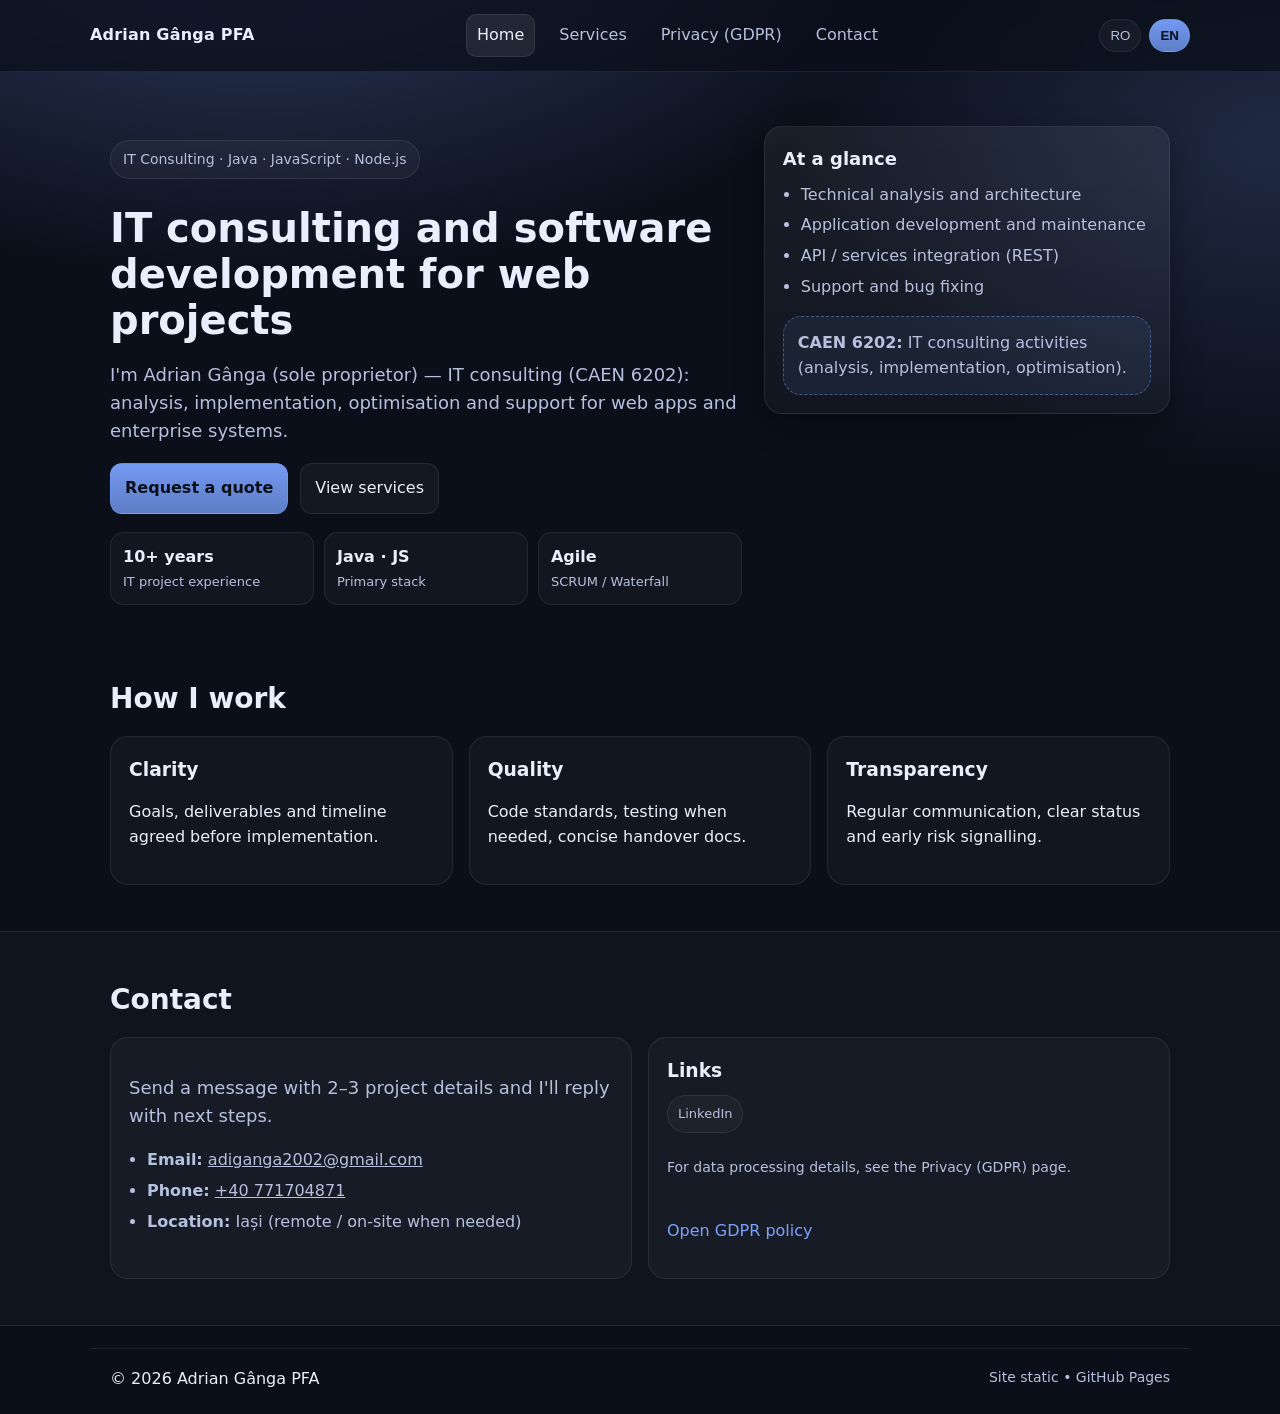
<file: index.html>
<!doctype html>
<html lang="ro">
<head>
  <meta charset="utf-8" />
  <meta name="viewport" content="width=device-width, initial-scale=1" />
  <title>Adrian Gânga PFA — Consultanță IT</title>
  <meta name="description" content="Adrian Gânga PFA — consultanță IT (CAEN 6202): analiză, optimizare și suport." />
  <link rel="stylesheet" href="styles.css" />
</head>
<body>
  <header class="header">
    <div class="container nav">
      <a class="brand" href="index.html" aria-label="Acasă">Adrian Gânga PFA</a>

      <nav class="links" aria-label="Navigare">
        <a href="index.html" class="active" data-i18n="nav_home">Acasă</a>
        <a href="services.html" data-i18n="nav_services">Servicii</a>
        <a href="privacy.html" data-i18n="nav_privacy">Confidențialitate (GDPR)</a>
        <a href="#contact" data-i18n="nav_contact">Contact</a>
      </nav>

      <div class="lang-switch" aria-label="Language switch">
        <button class="chip" type="button" data-lang="ro" aria-pressed="true">RO</button>
        <button class="chip" type="button" data-lang="en" aria-pressed="false">EN</button>
      </div>
    </div>
  </header>

  <main id="top">
    <section class="hero">
      <div class="container hero-grid">
        <div>
          <p class="badge" data-i18n="hero_badge">Consultanță IT · Java · JavaScript · Node.js</p>
          <h1 data-i18n="hero_title">Consultanță IT pentru proiecte web si enterprise</h1>
          <p class="lead" data-i18n="hero_lead">
            Sunt Adrian Gânga (PFA) — ofer consultanță IT (CAEN 6202): analiză, optimizare și suport
            pentru aplicații web și sisteme enterprise.
          </p>

          <div class="cta">
            <a class="btn primary" href="#contact" data-i18n="hero_cta_primary">Cere o ofertă</a>
            <a class="btn" href="services.html" data-i18n="hero_cta_secondary">Vezi serviciile</a>
          </div>

          <div class="stats">
            <div class="stat">
              <div class="stat-num" data-i18n="stat_years_num">10+ ani</div>
              <div class="stat-label" data-i18n="stat_years_lbl">Experiență proiecte IT</div>
            </div>
            <div class="stat">
              <div class="stat-num" data-i18n="stat_stack_num">Java · JS</div>
              <div class="stat-label" data-i18n="stat_stack_lbl">Stack principal</div>
            </div>
            <div class="stat">
              <div class="stat-num" data-i18n="stat_mode_num">Agile</div>
              <div class="stat-label" data-i18n="stat_mode_lbl">SCRUM / Waterfall</div>
            </div>
          </div>
        </div>

        <aside class="card">
          <h2 class="card-title" data-i18n="card_title">Pe scurt</h2>
          <ul class="list">
            <li data-i18n="card_li_1">Analiză tehnică și arhitectură</li>
            <li data-i18n="card_li_2">Consultanta și mentenanță aplicații</li>
            <li data-i18n="card_li_3">Integrare API / servicii (REST)</li>
            <li data-i18n="card_li_4">Suport și bug fixing</li>
          </ul>
          <div class="note">
            <strong>CAEN 6202:</strong>
            <span data-i18n="card_note">activități de consultanță în tehnologia informației (analiză, consultanta, optimizare).</span>
          </div>
        </aside>
      </div>
    </section>

    <section id="highlights" class="section">
      <div class="container">
        <h2 data-i18n="hl_title">Cum lucrez</h2>
        <div class="grid3">
          <div class="tile">
            <h3 data-i18n="hl_1_t">Claritate</h3>
            <p data-i18n="hl_1_p">Obiective, livrabile și timeline convenite.</p>
          </div>
          <div class="tile">
            <h3 data-i18n="hl_2_t">Calitate</h3>
            <p data-i18n="hl_2_p">Analiza standard de cod, testare unde e cazul, documentație la predare.</p>
          </div>
          <div class="tile">
            <h3 data-i18n="hl_3_t">Transparență</h3>
            <p data-i18n="hl_3_p">Comunicare periodică, status clar și risc-uri semnalate din timp.</p>
          </div>
        </div>
      </div>
    </section>

    <section id="contact" class="section alt">
      <div class="container">
        <h2 data-i18n="contact_title">Contact</h2>
        <div class="grid2">
          <div class="tile">
            <p class="lead" data-i18n="contact_lead">
              Trimite-mi un mesaj cu 2–3 detalii despre proiect și îți răspund cu pașii următori.
            </p>
            <ul class="list">
              <li><strong data-i18n="contact_email_lbl">Email:</strong> <a href="mailto:email@exemplu.ro">adiganga2002@gmail.com</a></li>
              <li><strong data-i18n="contact_phone_lbl">Telefon:</strong> <a href="tel:+40771704871">+40 771704871</a></li>
              <li><strong data-i18n="contact_loc_lbl">Locație:</strong> <span data-i18n="contact_loc_val">Iași (remote / on-site la nevoie)</span></li>
            </ul>
          </div>

          <div class="tile">
            <h3 data-i18n="contact_links">Link-uri</h3>
            <div class="tags">
              <a class="tag link" href="https://www.linkedin.com/in/adrian-ganga-a6719246/" target="_blank" rel="noreferrer">LinkedIn</a
            </div>
            <p class="muted" data-i18n="contact_privacy_hint">
              Pentru detalii despre prelucrarea datelor, vezi pagina de Confidențialitate (GDPR).
            </p>
            <p><a class="inline" href="privacy.html" data-i18n="contact_privacy_link">Deschide politica GDPR</a></p>
          </div>
        </div>
      </div>
    </section>
  </main>

  <footer class="footer">
    <div class="container footer-row">
      <span>© <span id="y"></span> Adrian Gânga PFA</span>
      <span class="muted">Site static • GitHub Pages</span>
    </div>
  </footer>

  <script src="i18n.js"></script>
  <script>
    document.getElementById("y").textContent = new Date().getFullYear();
    window.I18N && window.I18N.init();
  </script>
</body>
</html>
</file>
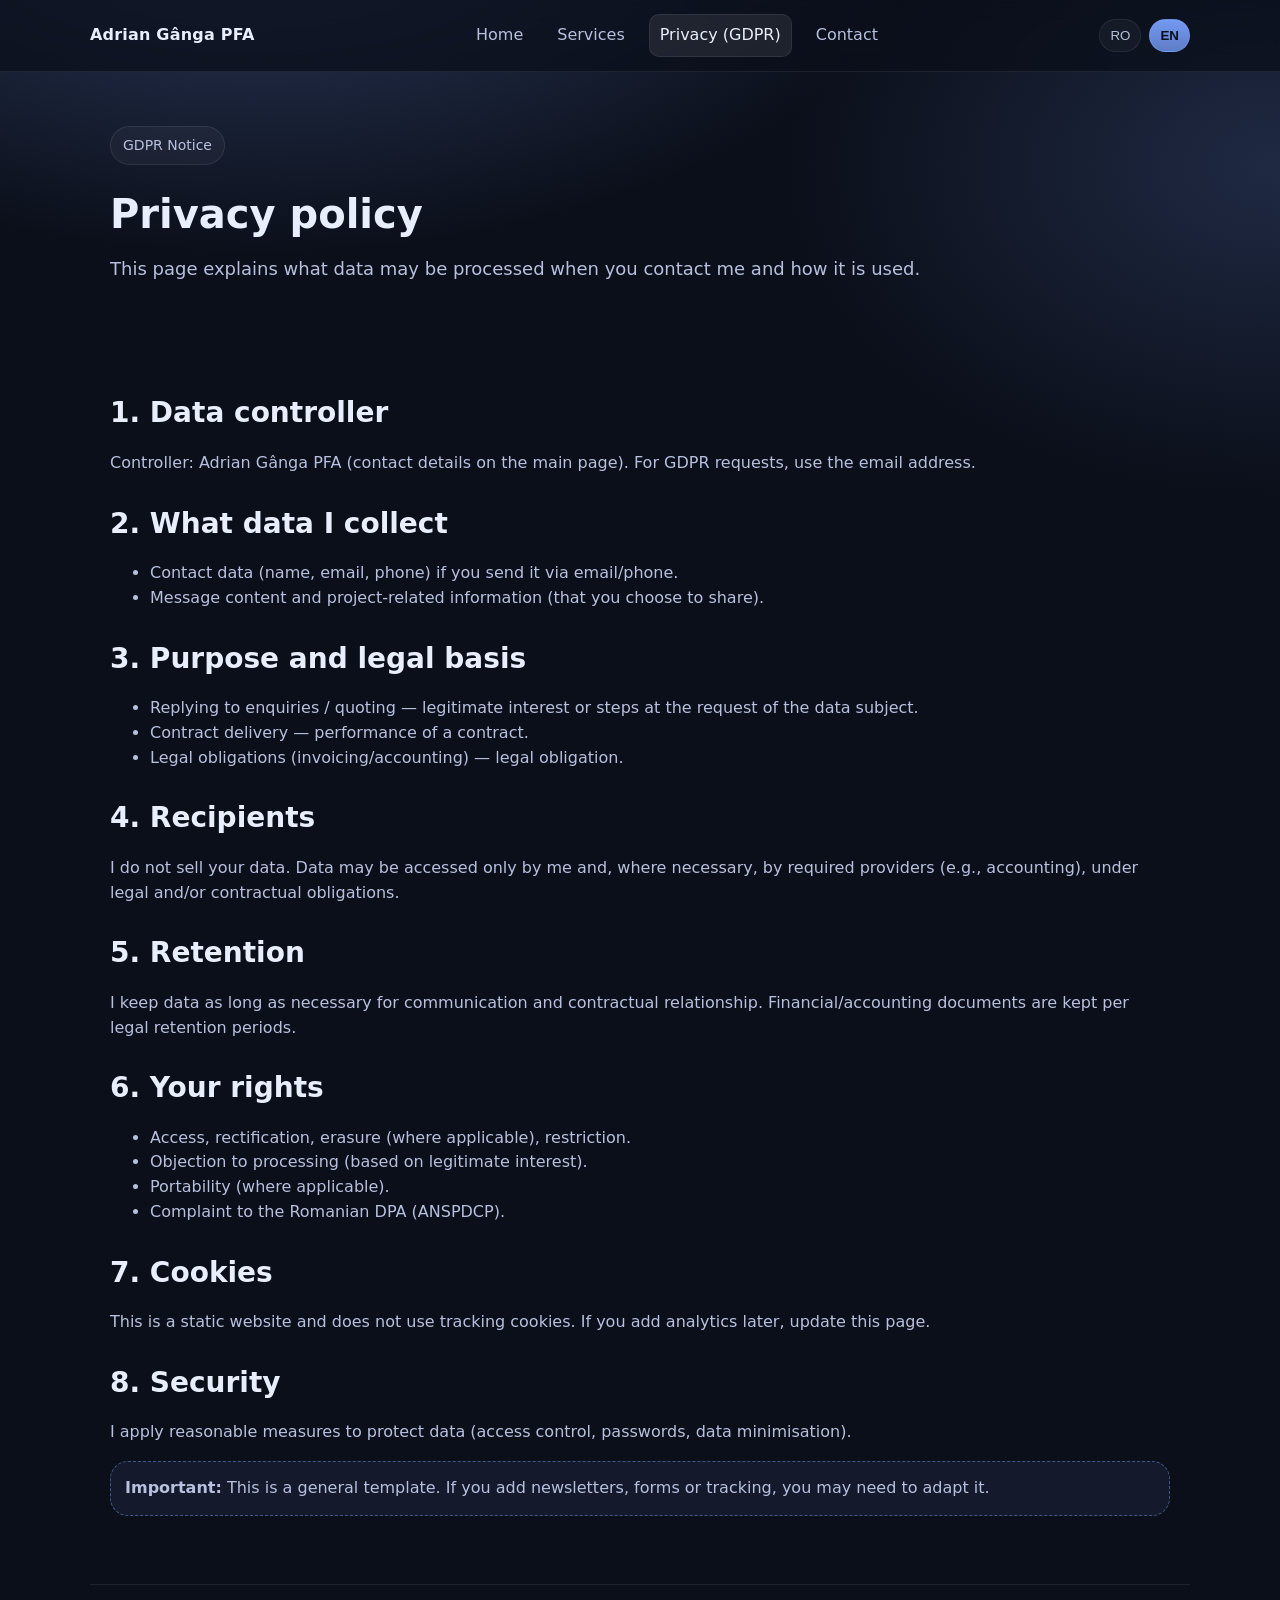
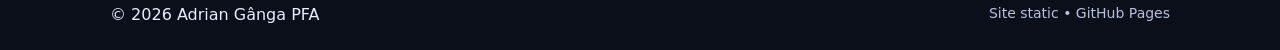
<file: privacy.html>
<!doctype html>
<html lang="ro">
<head>
  <meta charset="utf-8" />
  <meta name="viewport" content="width=device-width, initial-scale=1" />
  <title>Politica de confidențialitate (GDPR) — Adrian Gânga PFA</title>
  <meta name="description" content="Politica de confidențialitate și informare GDPR pentru site-ul Adrian Gânga PFA." />
  <link rel="stylesheet" href="styles.css" />
</head>
<body>
  <header class="header">
    <div class="container nav">
      <a class="brand" href="index.html">Adrian Gânga PFA</a>

      <nav class="links" aria-label="Navigare">
        <a href="index.html" data-i18n="nav_home">Acasă</a>
        <a href="services.html" data-i18n="nav_services">Servicii</a>
        <a href="privacy.html" class="active" data-i18n="nav_privacy">Confidențialitate (GDPR)</a>
        <a href="index.html#contact" data-i18n="nav_contact">Contact</a>
      </nav>

      <div class="lang-switch" aria-label="Language switch">
        <button class="chip" type="button" data-lang="ro" aria-pressed="true">RO</button>
        <button class="chip" type="button" data-lang="en" aria-pressed="false">EN</button>
      </div>
    </div>
  </header>

  <main>
    <section class="hero small">
      <div class="container">
        <p class="badge" data-i18n="gdpr_badge">Informare GDPR</p>
        <h1 data-i18n="gdpr_title">Politica de confidențialitate</h1>
        <p class="lead" data-i18n="gdpr_lead">
          Această pagină descrie ce date pot fi prelucrate atunci când mă contactezi și cum sunt folosite.
        </p>
      </div>
    </section>

    <section class="section">
      <div class="container prose">
        <h2 data-i18n="gdpr_1_t">1. Operatorul de date</h2>
        <p data-i18n="gdpr_1_p">
          Operator: Adrian Gânga PFA (date de contact în pagina principală). Pentru solicitări GDPR, folosește adresa de email.
        </p>

        <h2 data-i18n="gdpr_2_t">2. Ce date colectez</h2>
        <ul>
          <li data-i18n="gdpr_2_1">Date de contact (nume, email, telefon) dacă mi le trimiți prin email/telefon.</li>
          <li data-i18n="gdpr_2_2">Conținutul mesajului și informații legate de proiect (pe care alegi să le comunici).</li>
        </ul>

        <h2 data-i18n="gdpr_3_t">3. Scop și temei legal</h2>
        <ul>
          <li data-i18n="gdpr_3_1">Răspuns la solicitări / ofertare — interes legitim sau demersuri la cererea persoanei.</li>
          <li data-i18n="gdpr_3_2">Derularea contractului — executarea contractului.</li>
          <li data-i18n="gdpr_3_3">Obligații legale (facturare/contabilitate) — obligație legală.</li>
        </ul>

        <h2 data-i18n="gdpr_4_t">4. Destinatari</h2>
        <p data-i18n="gdpr_4_p">
          Nu vând datele tale. Datele pot fi accesate doar de mine și, după caz, de furnizori necesari (ex: contabilitate),
          în baza obligațiilor legale și/sau contractuale.
        </p>

        <h2 data-i18n="gdpr_5_t">5. Durata stocării</h2>
        <p data-i18n="gdpr_5_p">
          Păstrez datele cât este necesar pentru comunicare și derularea relației contractuale. Documentele financiar-contabile
          se păstrează conform termenelor legale.
        </p>

        <h2 data-i18n="gdpr_6_t">6. Drepturile tale</h2>
        <ul>
          <li data-i18n="gdpr_6_1">Acces, rectificare, ștergere (în condițiile legii), restricționare.</li>
          <li data-i18n="gdpr_6_2">Opoziție la prelucrare (în baza interesului legitim).</li>
          <li data-i18n="gdpr_6_3">Portabilitate (unde este aplicabil).</li>
          <li data-i18n="gdpr_6_4">Plângere la ANSPDCP.</li>
        </ul>

        <h2 data-i18n="gdpr_7_t">7. Cookies</h2>
        <p data-i18n="gdpr_7_p">
          Site-ul este static și nu folosește cookies de tracking. Dacă adaugi analytics în viitor, actualizează această pagină.
        </p>

        <h2 data-i18n="gdpr_8_t">8. Securitate</h2>
        <p data-i18n="gdpr_8_p">
          Aplic măsuri rezonabile pentru protejarea datelor (control acces, parole, minimizarea datelor).
        </p>

        <div class="note">
          <strong data-i18n="gdpr_note_t">Important:</strong>
          <span data-i18n="gdpr_note_p">Acest text este un model general. Pentru situații speciale (newsletter, formulare, tracking), poate necesita adaptare.</span>
        </div>
      </div>
    </section>
  </main>

  <footer class="footer">
    <div class="container footer-row">
      <span>© <span id="y"></span> Adrian Gânga PFA</span>
      <span class="muted">Site static • GitHub Pages</span>
    </div>
  </footer>

  <script src="i18n.js"></script>
  <script>
    document.getElementById("y").textContent = new Date().getFullYear();
    window.I18N && window.I18N.init();
  </script>
</body>
</html>
</file>
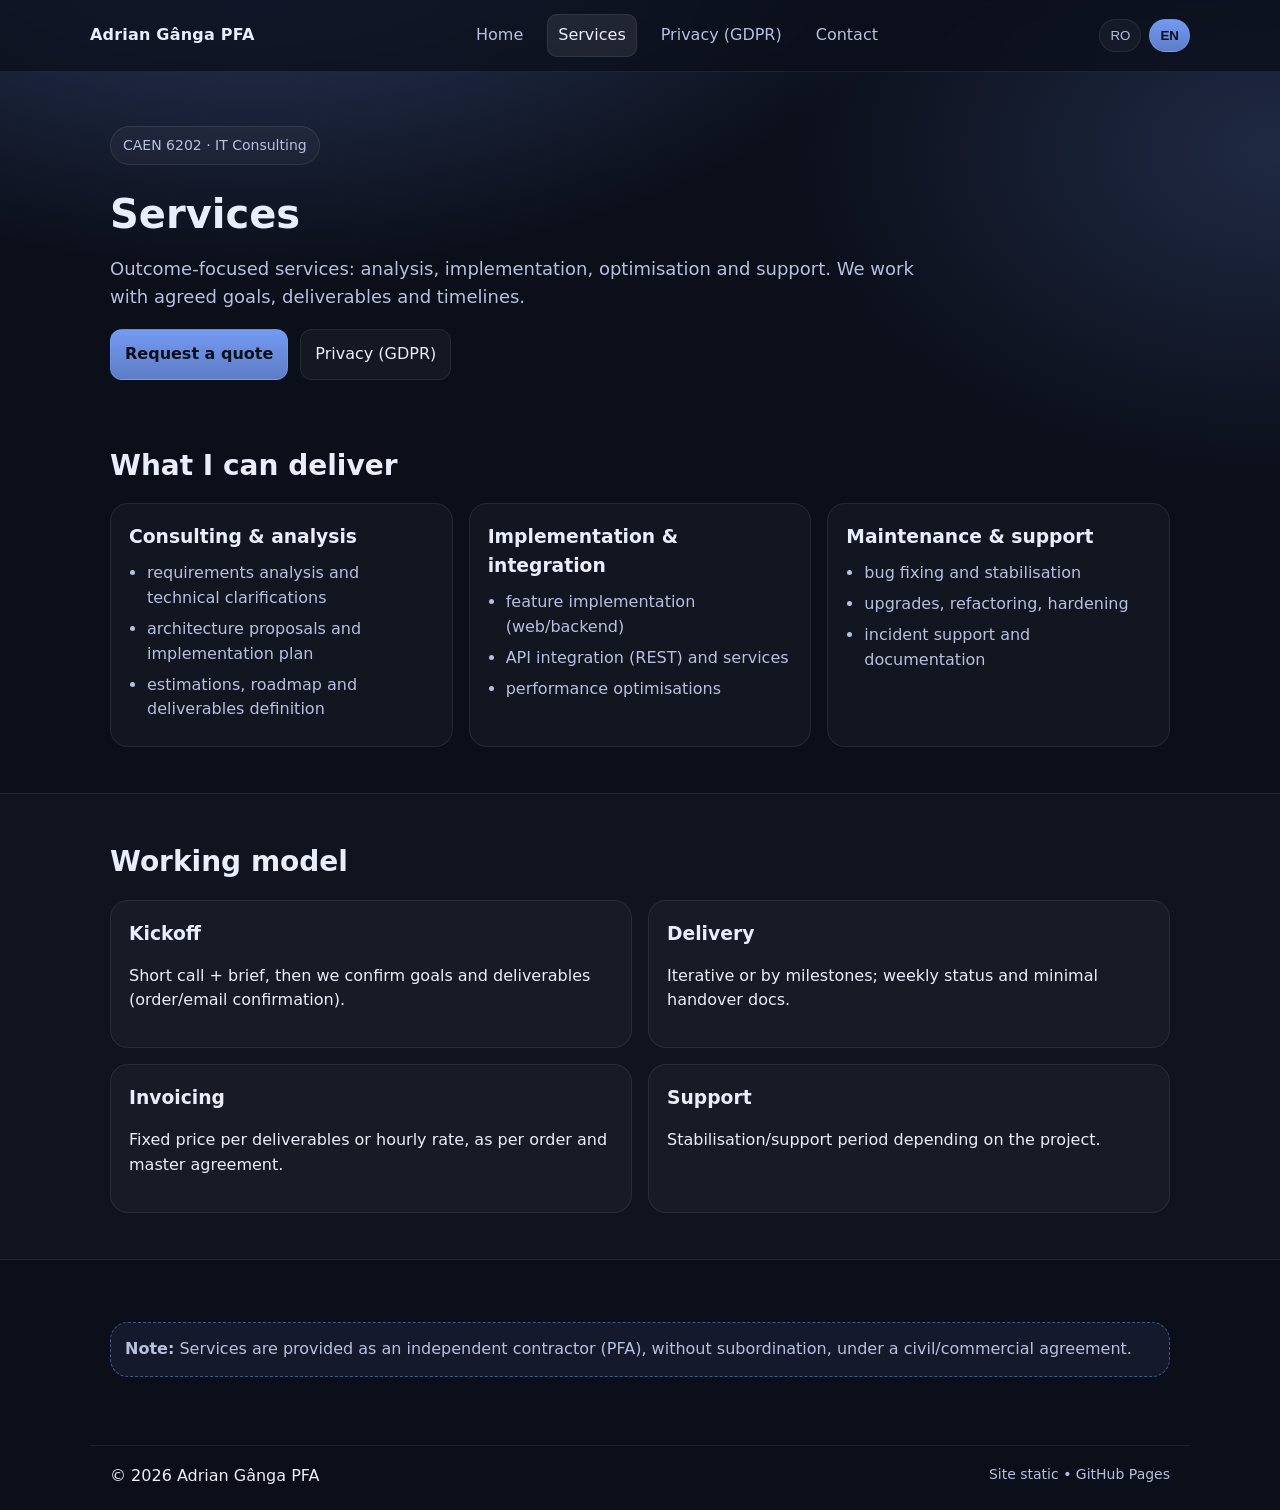
<file: services.html>
<!doctype html>
<html lang="ro">
<head>
  <meta charset="utf-8" />
  <meta name="viewport" content="width=device-width, initial-scale=1" />
  <title>Servicii — Adrian Gânga PFA</title>
  <meta name="description" content="Servicii de consultanță IT (CAEN 6202): analiză, implementare, optimizare și suport." />
  <link rel="stylesheet" href="styles.css" />
</head>
<body>
  <header class="header">
    <div class="container nav">
      <a class="brand" href="index.html">Adrian Gânga PFA</a>

      <nav class="links" aria-label="Navigare">
        <a href="index.html" data-i18n="nav_home">Acasă</a>
        <a href="services.html" class="active" data-i18n="nav_services">Servicii</a>
        <a href="privacy.html" data-i18n="nav_privacy">Confidențialitate (GDPR)</a>
        <a href="index.html#contact" data-i18n="nav_contact">Contact</a>
      </nav>

      <div class="lang-switch" aria-label="Language switch">
        <button class="chip" type="button" data-lang="ro" aria-pressed="true">RO</button>
        <button class="chip" type="button" data-lang="en" aria-pressed="false">EN</button>
      </div>
    </div>
  </header>

  <main>
    <section class="hero small">
      <div class="container">
        <p class="badge" data-i18n="srv_badge">CAEN 6202 · Consultanță IT</p>
        <h1 data-i18n="srv_title">Servicii</h1>
        <p class="lead" data-i18n="srv_lead">
          Servicii orientate pe rezultate: analiză, implementare, optimizare și suport. Lucrăm pe bază de obiective,
          livrabile și termene agreate.
        </p>
        <div class="cta">
          <a class="btn primary" href="index.html#contact" data-i18n="srv_cta">Cere o ofertă</a>
          <a class="btn" href="privacy.html" data-i18n="srv_cta2">Politica GDPR</a>
        </div>
      </div>
    </section>

    <section class="section">
      <div class="container">
        <h2 data-i18n="srv_block_title">Ce pot livra</h2>
        <div class="grid3">
          <div class="tile">
            <h3 data-i18n="srv_1_t">Consultanță & analiză</h3>
            <ul class="list">
              <li data-i18n="srv_1_1">analiză cerințe și clarificări tehnice</li>
              <li data-i18n="srv_1_2">propuneri arhitectură și plan de implementare</li>
              <li data-i18n="srv_1_3">estimări, roadmap și definire livrabile</li>
            </ul>
          </div>
          <div class="tile">
            <h3 data-i18n="srv_2_t">Implementare & integrare</h3>
            <ul class="list">
              <li data-i18n="srv_2_1">implementare funcționalități (web/backend)</li>
              <li data-i18n="srv_2_2">integrare API (REST) și servicii</li>
              <li data-i18n="srv_2_3">optimizări de performanță</li>
            </ul>
          </div>
          <div class="tile">
            <h3 data-i18n="srv_3_t">Mentenanță & suport</h3>
            <ul class="list">
              <li data-i18n="srv_3_1">bug fixing și stabilizare</li>
              <li data-i18n="srv_3_2">upgrade-uri, refactorizare, hardening</li>
              <li data-i18n="srv_3_3">suport pe incident și documentație</li>
            </ul>
          </div>
        </div>
      </div>
    </section>

    <section class="section alt">
      <div class="container">
        <h2 data-i18n="srv_how_title">Mod de lucru</h2>
        <div class="grid2">
          <div class="tile">
            <h3 data-i18n="srv_how_1_t">Start</h3>
            <p data-i18n="srv_how_1_p">Scurt call + brief, apoi confirmăm obiective și livrabile (comandă/confirmare email).</p>
          </div>
          <div class="tile">
            <h3 data-i18n="srv_how_2_t">Livrare</h3>
            <p data-i18n="srv_how_2_p">Iterativ sau pe milestone-uri; status săptămânal și predare cu documentație minimă.</p>
          </div>
          <div class="tile">
            <h3 data-i18n="srv_how_3_t">Facturare</h3>
            <p data-i18n="srv_how_3_p">Fixed price pe livrabile sau tarif orar, conform comenzii și contractului cadru.</p>
          </div>
          <div class="tile">
            <h3 data-i18n="srv_how_4_t">Suport</h3>
            <p data-i18n="srv_how_4_p">Perioadă de stabilizare / suport în funcție de nevoile proiectului.</p>
          </div>
        </div>
      </div>
    </section>

    <section class="section">
      <div class="container">
        <div class="note">
          <strong data-i18n="srv_note_t">Notă:</strong>
          <span data-i18n="srv_note_p">Serviciile sunt prestate ca activitate independentă (PFA), fără subordonare, conform contractului civil/comercial.</span>
        </div>
      </div>
    </section>
  </main>

  <footer class="footer">
    <div class="container footer-row">
      <span>© <span id="y"></span> Adrian Gânga PFA</span>
      <span class="muted">Site static • GitHub Pages</span>
    </div>
  </footer>

  <script src="i18n.js"></script>
  <script>
    document.getElementById("y").textContent = new Date().getFullYear();
    window.I18N && window.I18N.init();
  </script>
</body>
</html>
</file>
<file: styles.css>
:root{
  --bg:#0b0f1a;
  --text:#e9eefc;
  --muted:#b7c0de;
  --accent:#7aa2ff;
  --border: rgba(255,255,255,.08);
  --shadow: 0 10px 30px rgba(0,0,0,.35);
  --radius: 18px;
}
*{box-sizing:border-box}
html,body{margin:0;padding:0}
body{
  font-family: ui-sans-serif, system-ui, -apple-system, Segoe UI, Roboto, Arial, "Noto Sans", "Helvetica Neue";
  color:var(--text);
  background: radial-gradient(1200px 700px at 20% -10%, rgba(122,162,255,.35), transparent 60%),
              radial-gradient(900px 600px at 100% 10%, rgba(122,162,255,.18), transparent 55%),
              var(--bg);
  line-height:1.55;
}
a{color:inherit}
.container{max-width:1100px;margin:0 auto;padding:0 20px}
.header{
  position:sticky; top:0; z-index:10;
  background: rgba(11,15,26,.72);
  backdrop-filter: blur(10px);
  border-bottom:1px solid var(--border);
}
.nav{display:flex;align-items:center;justify-content:space-between;gap:16px;padding:14px 0}
.brand{font-weight:800;text-decoration:none;letter-spacing:.2px}
.links{display:flex;gap:14px;flex-wrap:wrap;align-items:center}
.links a{color:var(--muted);text-decoration:none;padding:8px 10px;border-radius:10px}
.links a:hover{color:var(--text);background:rgba(255,255,255,.06)}
.links a.active{color:var(--text);background:rgba(255,255,255,.08);border:1px solid var(--border)}
.lang-switch{display:flex;gap:8px;flex-wrap:nowrap}
.chip{
  border:1px solid var(--border);
  background:rgba(255,255,255,.04);
  color:var(--muted);
  padding:8px 10px;
  border-radius:999px;
  cursor:pointer;
}
.chip[aria-pressed="true"]{
  color:#0b0f1a;
  background: linear-gradient(180deg, rgba(122,162,255,.95), rgba(122,162,255,.75));
  border-color: rgba(122,162,255,.4);
  font-weight:800;
}
.hero{padding:54px 0 26px}
.hero.small{padding:40px 0 18px}
.hero-grid{display:grid;grid-template-columns:1.4fr .9fr;gap:22px;align-items:start}
.badge{
  display:inline-block;
  padding:8px 12px;
  border:1px solid var(--border);
  background:rgba(255,255,255,.04);
  border-radius:999px;
  color:var(--muted);
  font-size:14px;
}
h1{margin:12px 0 10px;font-size:40px;line-height:1.15}
.lead{font-size:18px;color:var(--muted);max-width:72ch}
.cta{display:flex;gap:12px;flex-wrap:wrap;margin-top:16px}
.btn{
  display:inline-flex;align-items:center;justify-content:center;
  padding:12px 14px;border-radius:12px;
  border:1px solid var(--border);
  text-decoration:none;
  background:rgba(255,255,255,.04);
}
.btn:hover{background:rgba(255,255,255,.08)}
.btn.primary{
  background: linear-gradient(180deg, rgba(122,162,255,.95), rgba(122,162,255,.75));
  border-color: rgba(122,162,255,.4);
  color:#0b0f1a;
  font-weight:800;
}
.card{
  background: linear-gradient(180deg, rgba(255,255,255,.06), rgba(255,255,255,.03));
  border:1px solid var(--border);
  border-radius: var(--radius);
  padding:18px;
  box-shadow: var(--shadow);
}
.card-title{margin:0 0 8px;font-size:18px}
.list{margin:10px 0 0;padding-left:18px;color:var(--muted)}
.list li{margin:6px 0}
.stats{display:grid;grid-template-columns:repeat(3,1fr);gap:10px;margin-top:18px}
.stat{
  border:1px solid var(--border);
  background:rgba(255,255,255,.03);
  border-radius:14px;
  padding:12px;
}
.stat-num{font-weight:900}
.stat-label{color:var(--muted);font-size:13px;margin-top:2px}
.section{padding:46px 0}
.section.alt{background:rgba(255,255,255,.02);border-top:1px solid var(--border);border-bottom:1px solid var(--border)}
h2{margin:0 0 16px;font-size:28px}
.grid3{display:grid;grid-template-columns:repeat(3,1fr);gap:16px}
.grid2{display:grid;grid-template-columns:repeat(2,1fr);gap:16px}
.tile{
  border:1px solid var(--border);
  background:rgba(255,255,255,.03);
  border-radius: var(--radius);
  padding:18px;
}
.tile h3{margin:0 0 8px}
.muted{color:var(--muted);font-size:14px}
.inline{color:var(--accent);text-decoration:none}
.inline:hover{text-decoration:underline}
.tags{display:flex;flex-wrap:wrap;gap:10px;margin-top:10px}
.tag{
  display:inline-flex;
  padding:8px 10px;
  border-radius:999px;
  border:1px solid var(--border);
  background:rgba(255,255,255,.03);
  color:var(--muted);
  font-size:13px;
}
.tag.link{text-decoration:none}
.tag.link:hover{color:var(--text);background:rgba(255,255,255,.07)}
.note{
  margin-top:16px;
  border:1px dashed rgba(122,162,255,.45);
  background: rgba(122,162,255,.08);
  border-radius: var(--radius);
  padding:14px;
  color: var(--muted);
}
.prose p, .prose li{color:var(--muted)}
.prose h2{margin-top:26px}
.footer{padding:22px 0}
.footer-row{display:flex;justify-content:space-between;gap:10px;flex-wrap:wrap;border-top:1px solid var(--border);padding-top:18px}
@media (max-width: 900px){
  .hero-grid{grid-template-columns:1fr}
  .stats{grid-template-columns:1fr}
  h1{font-size:34px}
  .grid3{grid-template-columns:1fr}
  .grid2{grid-template-columns:1fr}
}
</file>
